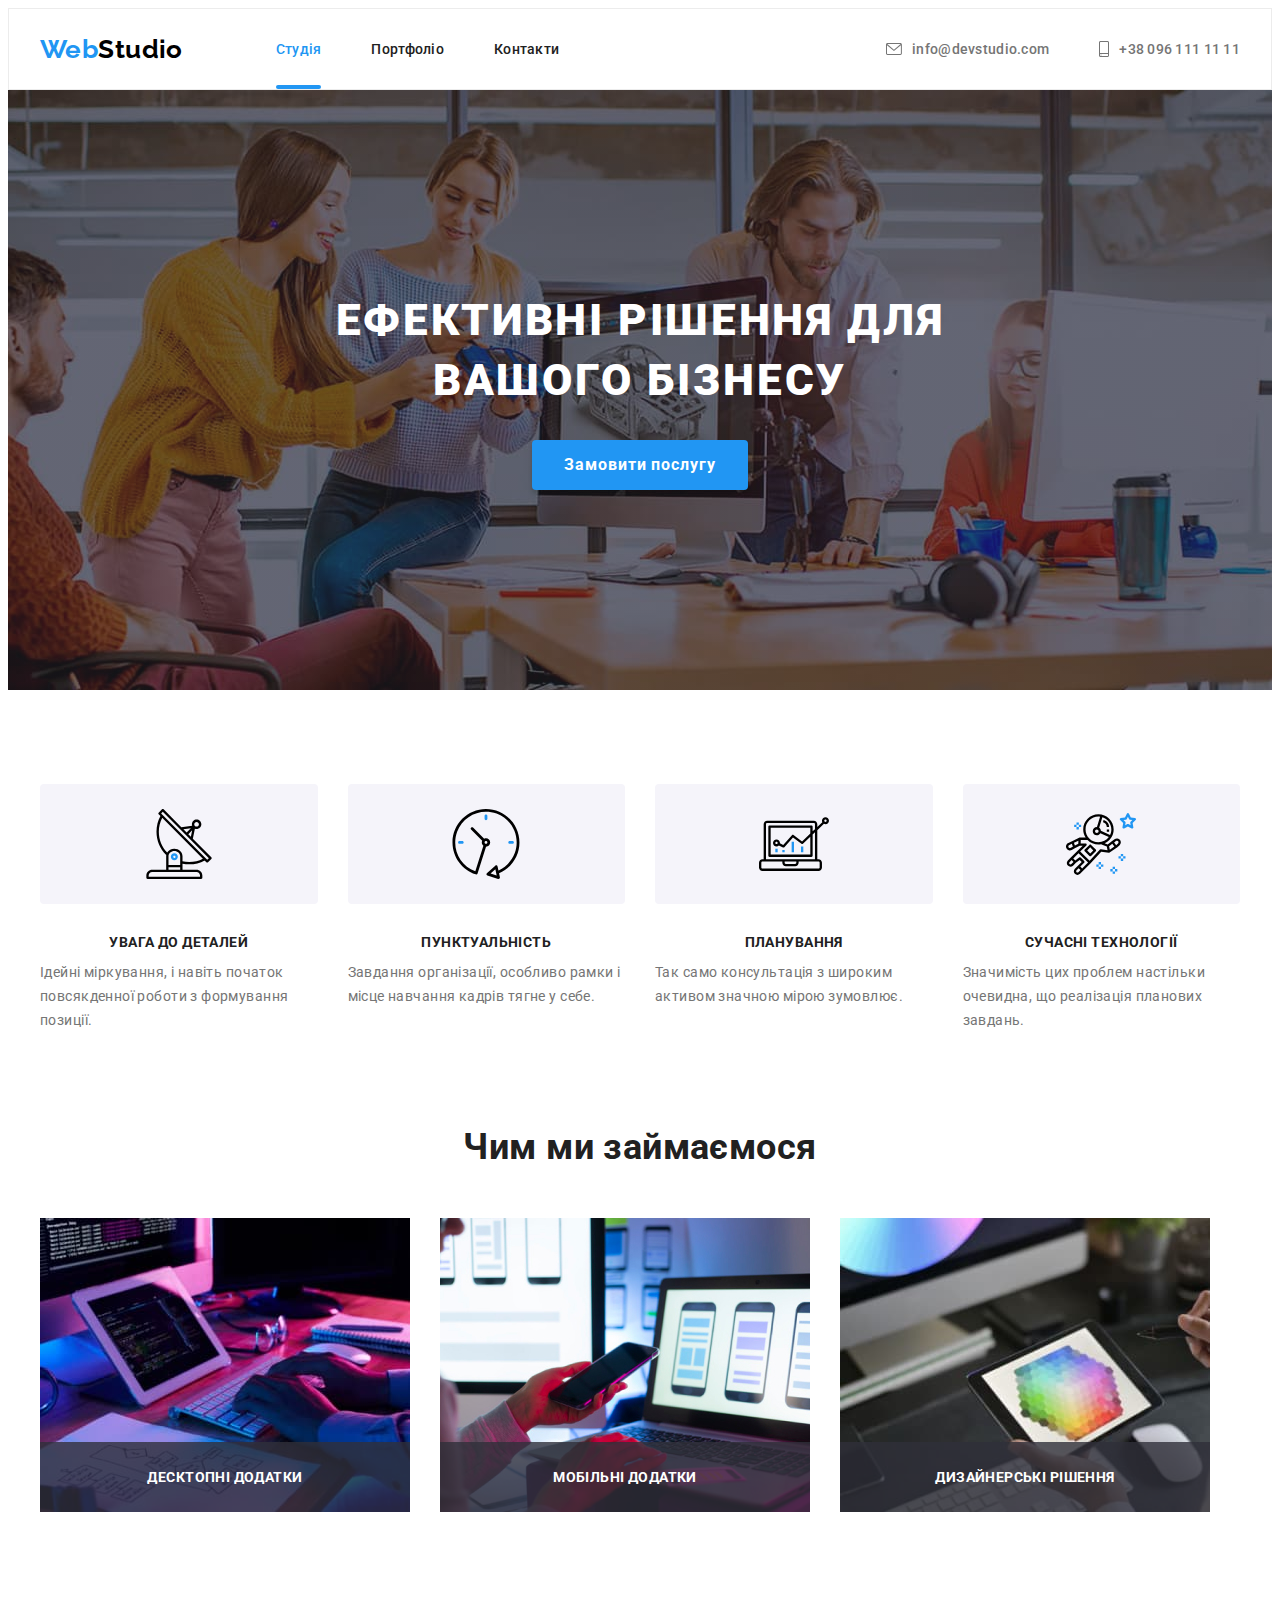
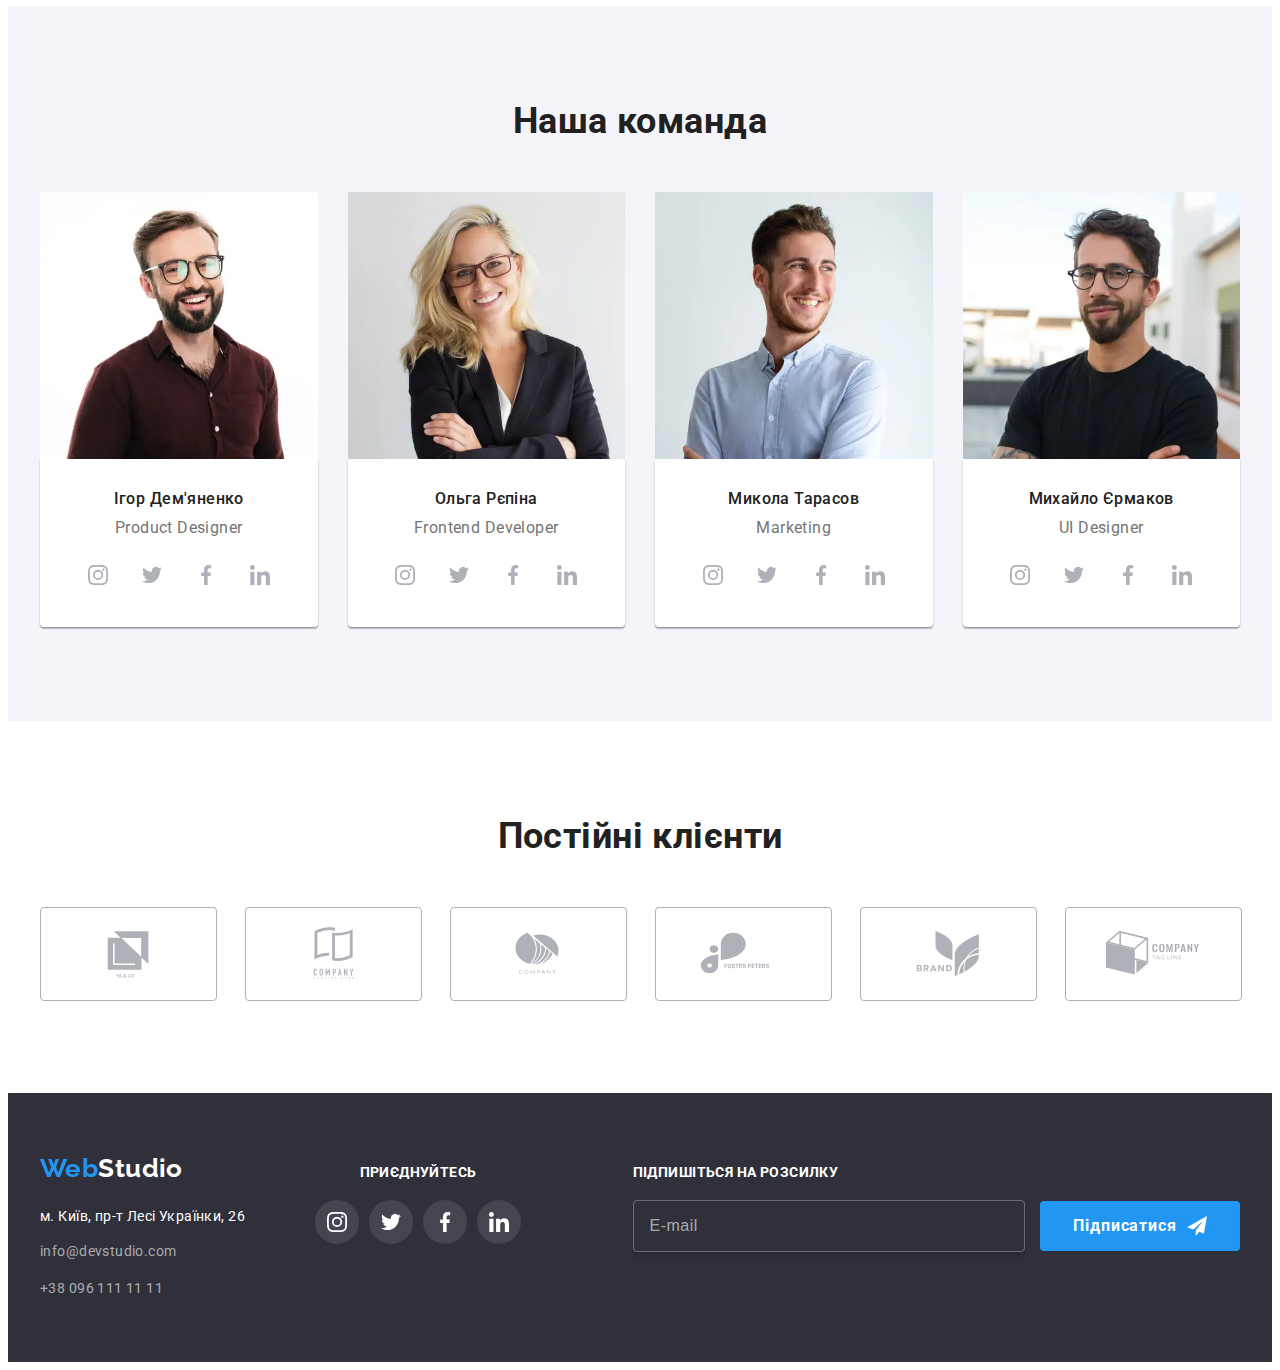
<file: index.html>
<!DOCTYPE html>
<html lang="uk">
  <head>
    <meta charset="UTF-8" />
    <meta http-equiv="X-UA-Compatible" content="IE=edge" />
    <meta name="viewport" content="width=device-width, initial-scale=1.0" />
    <title>Студія</title>
    <link rel="preconnect" href="https://fonts.googleapis.com" />
    <link rel="preconnect" href="https://fonts.gstatic.com" crossorigin />
    <link
      href="https://fonts.googleapis.com/css2?family=Raleway:wght@700&family=Roboto:wght@400;500;700;900&display=swap"
      rel="stylesheet"
    />
    <!-- normalize -->

    <link
      rel="stylesheet"
      href="https://cdnjs.cloudflare.com/ajax/libs/modern-normalize/1.1.0/modern-normalize.min.css"
      integrity="sha512-wpPYUAdjBVSE4KJnH1VR1HeZfpl1ub8YT/NKx4PuQ5NmX2tKuGu6U/JRp5y+Y8XG2tV+wKQpNHVUX03MfMFn9Q=="
      crossorigin="anonymous"
      referrerpolicy="no-referrer"
    />

    <link rel="stylesheet" href="./css/main.min.css" />
  </head>
  <body>
    <!--    header -->
    <header class="header border">
      <div class="container header__container">
        <a
          class="logo header__logo logo--dark link"
          href="./index.html"
          lang="en"
          ><span class="logo__accent">Web</span>Studio</a
        >
        <button type="button" class="header__mob-menu-open" data-menu-open>
          <svg class="header__btn-icon" width="40" height="40">
            <use href="./images/symbol-defs.svg#open-menu"></use>
          </svg>
        </button>

        <nav class="navigation">
          <ul class="menu list">
            <li class="menu__item">
              <a class="menu__link link current" href="./index.html">Студія</a>
            </li>
            <li class="menu__item">
              <a class="menu__link link" href="./portfolio.html">Портфоліо</a>
            </li>
            <li class="menu__item">
              <a class="menu__link link" href="">Контакти</a>
            </li>
          </ul>
        </nav>
        <ul class="contact list">
          <li class="contact__item">
            <a class="contact__link link" href="mailto:info@devstudio.com">
              <svg class="contact__icon" width="16" height="12">
                <use href="./images/symbol-defs.svg#icon-envelope"></use>
              </svg>
              info@devstudio.com</a
            >
          </li>
          <li class="contact__item">
            <a class="contact__link link" href="tel:+380961111111">
              <svg class="contact__icon" width="10" height="16">
                <use href="./images/symbol-defs.svg#icon-smartphone"></use>
              </svg>
              +38 096 111 11 11</a
            >
          </li>
        </ul>
      </div>
    </header>
    <!--      main -->
    <main>
      <!--  hero section -->
      <section class="hero section">
        <div class="container">
          <h1 class="hero__title">Ефективні рішення для вашого бізнесу</h1>
          <button class="hero__button" data-modal-open type="button">
            Замовити послугу
          </button>
        </div>
      </section>
      <!-- personality section -->
      <section class="personality section">
        <div class="container">
          <h2 class="personality__title visually-hidden">Особистості</h2>
          <ul class="personality__list list">
            <li class="personality__item">
              <div class="personality__icon pre-icon--resizing">
                <svg class="" width="70" height="70">
                  <use href="./images/symbol-defs.svg#icon-antenna"></use>
                </svg>
              </div>
              <h3 class="personality__title per-title--resizing">
                УВАГА ДО ДЕТАЛЕЙ
              </h3>
              <p class="personality__text">
                Ідейні міркування, і навіть початок повсякденної роботи з
                формування позиції.
              </p>
            </li>
            <li class="personality__item">
              <div class="personality__icon pre-icon--resizing">
                <svg class="" width="70" height="70">
                  <use href="./images/symbol-defs.svg#icon-clock"></use>
                </svg>
              </div>
              <h3 class="personality__title per-title--resizing">
                ПУНКТУАЛЬНІСТЬ
              </h3>
              <p class="personality__text">
                Завдання організації, особливо рамки і місце навчання кадрів
                тягне у себе.
              </p>
            </li>
            <li class="personality__item">
              <div class="personality__icon pre-icon--resizing">
                <svg class="" width="70" height="70">
                  <use href="./images/symbol-defs.svg#icon-diagram"></use>
                </svg>
              </div>
              <h3 class="personality__title per-title--resizing">ПЛАНУВАННЯ</h3>
              <p class="personality__text">
                Так само консультація з широким активом значною мірою зумовлює.
              </p>
            </li>
            <li class="personality__item">
              <div class="personality__icon pre-icon--resizing">
                <svg class="" width="70" height="70">
                  <use href="./images/symbol-defs.svg#icon-astronaut"></use>
                </svg>
              </div>
              <h3 class="personality__title per-title--resizing">
                СУЧАСНІ ТЕХНОЛОГІЇ
              </h3>
              <p class="personality__text">
                Значимість цих проблем настільки очевидна, що реалізація
                планових завдань.
              </p>
            </li>
          </ul>
        </div>
      </section>
      <!--  product section -->
      <section class="product section">
        <div class="container">
          <h2 class="product__title pro-title--resizing">Чим ми займаємося</h2>
          <ul class="product__list list">
            <li class="product__item">
              <div class="product__wrap">
                <picture>
                  <source
                    srcset="./images/product/product-1/product 1-370.webp 370w,
                ./images/product/product-1/product 1-740.webp 740w"
                    type="image/webp"
                  />
                  <img
                    class="product__img"
                    srcset="./images/product/product-1/product 1-370.jpg 370w,
                ./images/product/product-1/product 1-740.jpg 740w
                "
                    src="./images/product/product-1/product 1-370.jpg"
                    alt="Декстопні додатки"
                    sizes="33vw"
                  />
                </picture>
                <p class="product__text">Десктопні додатки</p>
              </div>
            </li>
            <li class="product__item">
              <div class="product__wrap">
                <picture>
                  <source
                    srcset="./images/product/product-2/product 2-370.webp 370w,
                ./images/product/product-2/product 2-740.webp 740w"
                    type="image/webp"
                  />
                  <img
                    class="product__img"
                    srcset="./images/product/product-2/product 2-370.jpg 370w,
                ./images/product/product-2/product 2-740.jpg 740w
                "
                    src="./images/product/product-2/product 2-370.jpg"
                    alt="Мобільні додатки"
                    sizes="33vw"
                  />
                </picture>
                <p class="product__text">Мобільні додатки</p>
              </div>
            </li>
            <li class="product__item">
              <div class="product__wrap">
                <picture>
                  <source
                    srcset="./images/product/product-3/product 3-370.webp 370w,
                ./images/product/product-3/product 3-740.webp 740w"
                    type="image/webp"
                  />
                  <img
                    class="product__img"
                    srcset="./images/product/product-3/product 3-370.jpg 370w,
                ./images/product/product-3/product 3-740.jpg 740w
                "
                    src="./images/product/product-3/product 3-370.jpg"
                    alt="Дизайнерські рішення"
                    sizes="33vw"
                  />
                </picture>
                <p class="product__text">Дизайнерські рішення</p>
              </div>
            </li>
          </ul>
        </div>
      </section>
      <!--  team section -->
      <section class="team section">
        <div class="container">
          <h2 class="team__title team-title--resizing">Наша команда</h2>
          <ul class="cards list">
            <li class="cards__item">
              <picture>
                <source
                  srcset="
                    ./images/team/first-person/desktop/igor-desk-270.webp 270w,
                    ./images/team/first-person/desktop/igor-desk-540.webp 540w
                  "
                  media="(min-width: 1200px)"
                  type="image/webp"
                />
                <source
                  srcset="
                    ./images/team/first-person/desktop/igor-desk-270.jpg 270w,
                    ./images/team/first-person/desktop/igor-desk-540.jpg 540w
                  "
                  media="(min-width: 1200px)"
                  type="image/jpg"
                />
                <source
                  srcset="
                    ./images/team/first-person/tablet/igor-tab-354.webp 354w,
                    ./images/team/first-person/tablet/igor-tab-708.webp 708w
                  "
                  media="(min-width: 768px)"
                  type="image/webp"
                />
                <source
                  srcset="
                    ./images/team/first-person/tablet/igor-tab-354.jpg 354w,
                    ./images/team/first-person/tablet/igor-tab-708.jpg 708w
                  "
                  media="(min-width: 768px)"
                  type="image/jpg"
                />
                <source
                  srcset="
                    ./images/team/first-person/mobile/igor-mob-450.webp 450w,
                    ./images/team/first-person/mobile/igor-mob-900.webp 900w
                  "
                  type="image/webp"
                />
                <source
                  srcset="
                    ./images/team/first-person/mobile/igor-mob-450.jpg 450w,
                    ./images/team/first-person/mobile/igor-mob-900.jpg 900w
                  "
                  type="image/jpg"
                />

                <img
                  class="cards__img"
                  src="./images/team/first-person/mobile/igor-mob-450.jpg"
                  alt="Дизайнер проектів"
                  sizes="(min-width: 1200px) 25vw, (min-width: 768px) 50vw, 100vw"
                />
              </picture>
              <div class="cards__description">
                <h3 class="cards__name cards-name--resizing">
                  Ігор Дем'яненко
                </h3>
                <p class="cards__text cards-text--resizing" lang="en">
                  Product Designer
                </p>
                <ul class="social list">
                  <li class="social__item">
                    <a class="social__link" href="">
                      <svg class="social__icon" width="20" height="20">
                        <use
                          href="./images/symbol-defs.svg#icon-instagram"
                        ></use>
                      </svg>
                    </a>
                  </li>
                  <li class="social__item">
                    <a class="social__link" href="">
                      <svg class="social__icon" width="20" height="20">
                        <use href="./images/symbol-defs.svg#icon-twitter"></use>
                      </svg>
                    </a>
                  </li>
                  <li class="social__item">
                    <a class="social__link" href="">
                      <svg class="social__icon" width="20" height="20">
                        <use
                          href="./images/symbol-defs.svg#icon-facebook"
                        ></use>
                      </svg>
                    </a>
                  </li>
                  <li class="social__item">
                    <a class="social__link" href="">
                      <svg class="social__icon" width="20" height="20">
                        <use
                          href="./images/symbol-defs.svg#icon-linkedin"
                        ></use>
                      </svg>
                    </a>
                  </li>
                </ul>
              </div>
            </li>
            <li class="cards__item">
              <picture>
                <source
                  srcset="
                    ./images/team/second-person/desktop/olga-desk-270.webp 270w,
                    ./images/team/second-person/desktop/olga-desk-540.webp 540w
                  "
                  media="(min-width: 1200px)"
                  type="image/webp"
                />
                <source
                  srcset="
                    ./images/team/second-person/desktop/olga-desk-270.jpg 270w,
                    ./images/team/second-person/desktop/olga-desk-540.jpg 540w
                  "
                  media="(min-width: 1200px)"
                  type="image/jpg"
                />
                <source
                  srcset="
                    ./images/team/second-person/tablet/olga-tab-354.webp 354w,
                    ./images/team/second-person/tablet/olga-tab-708.webp 708w
                  "
                  media="(min-width: 768px)"
                  type="image/webp"
                />
                <source
                  srcset="
                    ./images/team/second-person/tablet/olga-tab-354.jpg 354w,
                    ./images/team/second-person/tablet/olga-tab-708.jpg 708w
                  "
                  media="(min-width: 768px)"
                  type="image/jpg"
                />
                <source
                  srcset="
                    ./images/team/second-person/mobile/olga-mob-450.webp 450w,
                    ./images/team/second-person/mobile/olga-mob-900.webp 900w
                  "
                  type="image/webp"
                />
                <source
                  srcset="
                    ./images/team/second-person/mobile/olga-mob-450.jpg 450w,
                    ./images/team/second-person/mobile/olga-mob-900.jpg 900w
                  "
                  type="image/jpg"
                />

                <img
                  class="cards__img"
                  src="./images/team/second-person/mobile/olga-mob-450.jpg"
                  alt="Фронтенд розробник"
                  sizes="(min-width: 1200px) 25vw, (min-width: 768px) 50vw, 100vw"
                />
              </picture>
              <div class="cards__description">
                <h3 class="cards__name cards-name--resizing">Ольга Рєпіна</h3>
                <p class="cards__text cards-text--resizing" lang="en">
                  Frontend Developer
                </p>
                <ul class="social list">
                  <li class="social__item">
                    <a class="social__link" href="">
                      <svg class="social__icon" width="20" height="20">
                        <use
                          href="./images/symbol-defs.svg#icon-instagram"
                        ></use>
                      </svg>
                    </a>
                  </li>
                  <li class="social__item">
                    <a class="social__link" href="">
                      <svg class="social__icon" width="20" height="20">
                        <use href="./images/symbol-defs.svg#icon-twitter"></use>
                      </svg>
                    </a>
                  </li>
                  <li class="social__item">
                    <a class="social__link" href="">
                      <svg class="social__icon" width="20" height="20">
                        <use
                          href="./images/symbol-defs.svg#icon-facebook"
                        ></use>
                      </svg>
                    </a>
                  </li>
                  <li class="social__item">
                    <a class="social__link" href="">
                      <svg class="social__icon" width="20" height="20">
                        <use
                          href="./images/symbol-defs.svg#icon-linkedin"
                        ></use>
                      </svg>
                    </a>
                  </li>
                </ul>
              </div>
            </li>
            <li class="cards__item">
              <picture>
                <source
                  srcset="
                    ./images/team/third-person/desktop/mykola-desk-270.webp 270w,
                    ./images/team/third-person/desktop/mykola-desk-540.webp 540w
                  "
                  media="(min-width: 1200px)"
                  type="image/webp"
                />
                <source
                  srcset="
                    ./images/team/third-person/desktop/mykola-desk-270.jpg 270w,
                    ./images/team/third-person/desktop/mykola-desk-540.jpg 540w
                  "
                  media="(min-width: 1200px)"
                  type="image/jpg"
                />
                <source
                  srcset="
                    ./images/team/third-person/tablet/mykola-tab-354.webp 354w,
                    ./images/team/third-person/tablet/mykola-tab-708.webp 708w
                  "
                  media="(min-width: 768px)"
                  type="image/webp"
                />
                <source
                  srcset="
                    ./images/team/third-person/tablet/mykola-tab-354.jpg 354w,
                    ./images/team/third-person/tablet/mykola-tab-708.jpg 708w
                  "
                  media="(min-width: 768px)"
                  type="image/jpg"
                />
                <source
                  srcset="
                    ./images/team/third-person/mobile/mykola-mob-450.webp 450w,
                    ./images/team/third-person/mobile/mykola-mob-900.webp 900w
                  "
                  type="image/webp"
                />
                <source
                  srcset="
                    ./images/team/third-person/mobile/mykola-mob-450.jpg 450w,
                    ./images/team/third-person/mobile/mykola-mob-900.jpg 900w
                  "
                  type="image/jpg"
                />

                <img
                  class="cards__img"
                  src="./images/team/third-person/mobile/mykola-mob-450.jpg"
                  alt="Маркетолог"
                  sizes="(min-width: 1200px) 25vw, (min-width: 768px) 50vw, 100vw"
                />
              </picture>
              <div class="cards__description">
                <h3 class="cards__name cards-name--resizing">Микола Тарасов</h3>
                <p class="cards__text cards-text--resizing" lang="en">
                  Marketing
                </p>
                <ul class="social list">
                  <li class="social__item">
                    <a class="social__link" href="">
                      <svg class="social__icon" width="20" height="20">
                        <use
                          href="./images/symbol-defs.svg#icon-instagram"
                        ></use>
                      </svg>
                    </a>
                  </li>
                  <li class="social__item">
                    <a class="social__link" href="">
                      <svg class="social__icon" width="20" height="20">
                        <use href="./images/symbol-defs.svg#icon-twitter"></use>
                      </svg>
                    </a>
                  </li>
                  <li class="social__item">
                    <a class="social__link" href="">
                      <svg class="social__icon" width="20" height="20">
                        <use
                          href="./images/symbol-defs.svg#icon-facebook"
                        ></use>
                      </svg>
                    </a>
                  </li>
                  <li class="social__item">
                    <a class="social__link" href="">
                      <svg class="social__icon" width="20" height="20">
                        <use
                          href="./images/symbol-defs.svg#icon-linkedin"
                        ></use>
                      </svg>
                    </a>
                  </li>
                </ul>
              </div>
            </li>
            <li class="cards__item">
              <picture>
                <source
                  srcset="
                    ./images/team/fourth-person/desktop/mykhailo-desk-270.webp 270w,
                    ./images/team/fourth-person/desktop/mykhailo-desk-540.webp 540w
                  "
                  media="(min-width: 1200px)"
                  type="image/webp"
                />
                <source
                  srcset="
                    ./images/team/fourth-person/desktop/mykhailo-desk-270.jpg 270w,
                    ./images/team/fourth-person/desktop/mykhailo-desk-540.jpg 540w
                  "
                  media="(min-width: 1200px)"
                  type="image/jpg"
                />
                <source
                  srcset="
                    ./images/team/fourth-person/tablet/mykhailo-tab-354.webp 354w,
                    ./images/team/fourth-person/tablet/mykhailo-tab-708.webp 708w
                  "
                  media="(min-width: 768px)"
                  type="image/webp"
                />
                <source
                  srcset="
                    ./images/team/fourth-person/tablet/mykhailo-tab-354.jpg 354w,
                    ./images/team/fourth-person/tablet/mykhailo-tab-708.jpg 708w
                  "
                  media="(min-width: 768px)"
                  type="image/jpg"
                />
                <source
                  srcset="
                    ./images/team/fourth-person/mobile/mykhailo-mob-450.webp 450w,
                    ./images/team/fourth-person/mobile/mykhailo-mob-900.webp 900w
                  "
                  type="image/webp"
                />
                <source
                  srcset="
                    ./images/team/fourth-person/mobile/mykhailo-mob-450.jpg 450w,
                    ./images/team/fourth-person/mobile/mykhailo-mob-900.jpg 900w
                  "
                  type="image/jpg"
                />

                <img
                  class="cards__img"
                  src="./images/team/fourth-person/mobile/mykhailo-mob-450.jpg"
                  alt="Дизайнер UI"
                  sizes="(min-width: 1200px) 25vw, (min-width: 768px) 50vw, 100vw"
                />
              </picture>
              <div class="cards__description">
                <h3 class="cards__name cards-name--resizing">
                  Михайло Єрмаков
                </h3>
                <p class="cards__text cards-text--resizing" lang="en">
                  UI Designer
                </p>
                <ul class="social list">
                  <li class="social__item">
                    <a class="social__link" href="">
                      <svg class="social__icon" width="20" height="20">
                        <use
                          href="./images/symbol-defs.svg#icon-instagram"
                        ></use>
                      </svg>
                    </a>
                  </li>
                  <li class="social__item">
                    <a class="social__link" href="">
                      <svg class="social__icon" width="20" height="20">
                        <use href="./images/symbol-defs.svg#icon-twitter"></use>
                      </svg>
                    </a>
                  </li>
                  <li class="social__item">
                    <a class="social__link" href="">
                      <svg class="social__icon" width="20" height="20">
                        <use
                          href="./images/symbol-defs.svg#icon-facebook"
                        ></use>
                      </svg>
                    </a>
                  </li>
                  <li class="social__item">
                    <a class="social__link" href="">
                      <svg class="social__icon" width="20" height="20">
                        <use
                          href="./images/symbol-defs.svg#icon-linkedin"
                        ></use>
                      </svg>
                    </a>
                  </li>
                </ul>
              </div>
            </li>
          </ul>
        </div>
      </section>
      <!-- customers section -->
      <section class="customers section">
        <div class="container">
          <h2 class="customers__title customers-title--resizing">
            Постійні клієнти
          </h2>
          <ul class="customers__list list">
            <li class="customers__item">
              <a class="customers__link" href="">
                <svg class="customers-soc__icon" width="106" height="60">
                  <use href="./images/symbol-defs.svg#icon-firstcompany"></use>
                </svg>
              </a>
            </li>
            <li class="customers__item">
              <a class="customers__link" href="">
                <svg class="customers-soc__icon" width="106" height="60">
                  <use href="./images/symbol-defs.svg#icon-secondcompany"></use>
                </svg>
              </a>
            </li>
            <li class="customers__item">
              <a class="customers__link" href="">
                <svg class="customers-soc__icon" width="106" height="60">
                  <use href="./images/symbol-defs.svg#icon-thirdcompany"></use>
                </svg>
              </a>
            </li>
            <li class="customers__item">
              <a class="customers__link" href="">
                <svg class="customers-soc__icon" width="106" height="60">
                  <use href="./images/symbol-defs.svg#icon-fourthcompany"></use>
                </svg>
              </a>
            </li>
            <li class="customers__item">
              <a class="customers__link" href="">
                <svg class="customers-soc__icon" width="106" height="60">
                  <use href="./images/symbol-defs.svg#icon-fifthcompany"></use>
                </svg>
              </a>
            </li>
            <li class="customers__item">
              <a class="customers__link" href="">
                <svg class="customers-soc__icon" width="106" height="60">
                  <use href="./images/symbol-defs.svg#icon-sixthcompany"></use>
                </svg>
              </a>
            </li>
          </ul>
        </div>
      </section>
    </main>
    <!--  footer -->
    <footer class="footer">
      <div class="container">
        <div class="footer__info">
          <div class="footer__contact-wrap">
            <div class="footer__contacts">
              <a
                class="logo logo--light footer-logo--resizing link"
                href="./index.html"
                lang="en"
                ><span class="logo__accent">Web</span>Studio</a
              >
              <address class="adress">
                <ul class="adress__list list">
                  <li class="adress__item">
                    <a
                      class="adress__location link"
                      href="https://goo.gl/maps/TeZ3aebKZKyq2pPy8"
                      target="_blank"
                      rel="noopener noreferrer"
                      >м. Київ, пр-т Лесі Українки, 26</a
                    >
                  </li>
                  <li class="adress__item mail">
                    <a
                      class="adress__contact link"
                      href="mailto:info@devstudio.com"
                      >info@devstudio.com</a
                    >
                  </li>
                  <li class="adress__item">
                    <a class="adress__contact link" href="tel:+380961111111"
                      >+38 096 111 11 11</a
                    >
                  </li>
                </ul>
              </address>
            </div>
            <div class="social-company">
              <h2 class="social-company__title company-title--resizing">
                приєднуйтесь
              </h2>
              <ul class="social-networks list">
                <li class="social-networks__item">
                  <a class="social-networks__link" href="">
                    <svg class="social-networks__icon" width="20" height="20">
                      <use href="./images/symbol-defs.svg#icon-instagram"></use>
                    </svg>
                  </a>
                </li>
                <li class="social-networks__item">
                  <a class="social-networks__link" href="">
                    <svg class="social-networks__icon" width="20" height="20">
                      <use href="./images/symbol-defs.svg#icon-twitter"></use>
                    </svg>
                  </a>
                </li>
                <li class="social-networks__item">
                  <a class="social-networks__link" href="">
                    <svg class="social-networks__icon" width="20" height="20">
                      <use href="./images/symbol-defs.svg#icon-facebook"></use>
                    </svg>
                  </a>
                </li>
                <li class="social-networks__item">
                  <a class="social-networks__link" href="">
                    <svg class="social-networks__icon" width="20" height="20">
                      <use href="./images/symbol-defs.svg#icon-linkedin"></use>
                    </svg>
                  </a>
                </li>
              </ul>
            </div>
          </div>
          <div class="fotter-input-wrap">
            <form class="online__form">
              <p class="online__title online-title--resizing">
                Підпишіться на розсилку
              </p>
              <input
                type="email"
                class="online__input online-input--resizing"
                placeholder="E-mail"
                name="user-email"
              />
              <button type="submit" class="online__btn">
                Підписатися
                <svg class="online__icon" width="20" height="20">
                  <use href="./images/symbol-defs.svg#icon-send"></use>
                </svg>
              </button>
            </form>
          </div>
        </div>
      </div>
    </footer>
    <!--  modal window -->
    <div class="backdrop is-hidden" data-modal>
      <div class="modal">
        <button class="modal-button" data-modal-close>
          <svg class="modal-close-icon" width="18" height="18">
            <use href="./images/symbol-defs.svg#icon-close-black"></use>
          </svg>
        </button>

        <p class="modal-title">Залиште свої дані, ми вам передзвонимо</p>
        <form>
          <label for="user-name" class="modal-lable">Ім'я</label>
          <div class="modal-input-wrap">
            <input
              type="text"
              class="modal-input"
              name="user-name"
              id="user-name"
            />
            <svg class="modal-input-icon" width="18" height="18">
              <use href="./images/symbol-defs.svg#icon-person"></use>
            </svg>
          </div>

          <label for="user-tel" class="modal-lable">Телефон</label>
          <div class="modal-input-wrap">
            <input
              type="tel"
              class="modal-input"
              name="user-tel"
              id="user-tel"
            />
            <svg class="modal-input-icon" width="18" height="18">
              <use href="./images/symbol-defs.svg#icon-phone"></use>
            </svg>
          </div>
          <label for="user-email" class="modal-lable">Пошта</label>
          <div class="modal-input-wrap">
            <input
              type="email"
              class="modal-input"
              name="user-tel"
              id="user-email"
            />
            <svg class="modal-input-icon" width="18" height="18">
              <use href="./images/symbol-defs.svg#icon-email"></use>
            </svg>
          </div>
          <label for="user-text" class="modal-lable">Коментар</label>
          <textarea
            name="user-text"
            class="modal-comment"
            id="user-text"
            placeholder="Введіть текст"
          ></textarea>
          <div class="modal-field">
            <input
              type="checkbox"
              id="privacy"
              name="privacy"
              value="true"
              class="input-check visually-hidden"
            />
            <label for="privacy" class="modal-input-text">
              <span>
                <svg class="check-icon" width="16" height="15">
                  <use href="./images/symbol-defs.svg#icon-vector"></use>
                </svg>
              </span>
              <p class="privacy-text">
                Погоджуюся з розсилкою та приймаю&nbsp;
                <a class="policy" href="#"> Умови договору</a>
              </p>
            </label>
          </div>
          <div class="button">
            <button type="submit" class="modal-btn">Відправити</button>
          </div>
        </form>
      </div>
    </div>
    <!-- mobile menu -->
    <div class="mobile-menu is is-hidden" data-menu>
      <div class="mobile-top">
        <button type="button" class="mobile-menu__close">
          <svg class="mobile-menu__icon" width="40" height="40" data-menu-close>
            <use href="./images/symbol-defs.svg#close-menu"></use>
          </svg>
        </button>
        <ul class="mobile-menu__list list">
          <li class="mobile-menu__item">
            <a class="mobile-menu__link accent link" href="./index.html"
              >Студія</a
            >
          </li>
          <li class="mobile-menu__item">
            <a class="mobile-menu__link link" href="./portfolio.html"
              >Портфоліо</a
            >
          </li>
          <li class="mobile-menu__item">
            <a class="mobile-menu__link link" href="">Контакти</a>
          </li>
        </ul>
      </div>
      <div class="mobile-bottom">
        <ul class="mobile-contact list">
          <li class="mobile-contact__item">
            <a
              class="mobile-contact__link link"
              href="mailto:info@devstudio.com"
              >info@devstudio.com</a
            >
          </li>
          <li class="mobile-contact__item">
            <a class="mobile-contact__link link" href="tel:+380961111111"
              >+38 096 111 11 11</a
            >
          </li>
        </ul>
        <ul class="mobile-social list">
          <li class="mobile-social__item">
            <a
              class="mobile-social__link link"
              href="https://www.instagram.com/"
              target="_blank"
              rel="noopener noreferrer nofollow"
              >Instagram</a
            >
          </li>
          <li class="mobile-social__item">
            <a
              class="mobile-social__link link"
              href="https://twitter.com/"
              target="_blank"
              rel="noopener noreferrer nofollow"
              >Twitter</a
            >
          </li>
          <li class="mobile-social__item">
            <a
              class="mobile-social__link link"
              href="https://www.facebook.com/"
              target="_blank"
              rel="noopener noreferrer nofollow"
              >Facebook</a
            >
          </li>
          <li class="mobile-social__item">
            <a
              class="mobile-social__link link"
              href="https://www.linkedin.com/"
              target="_blank"
              rel="noopener noreferrer nofollow"
              >LinkedIn</a
            >
          </li>
        </ul>
      </div>
    </div>

    <script src="./js/modal.js"></script>
    <script src="./js/menu.js"></script>
  </body>
</html>
</file>
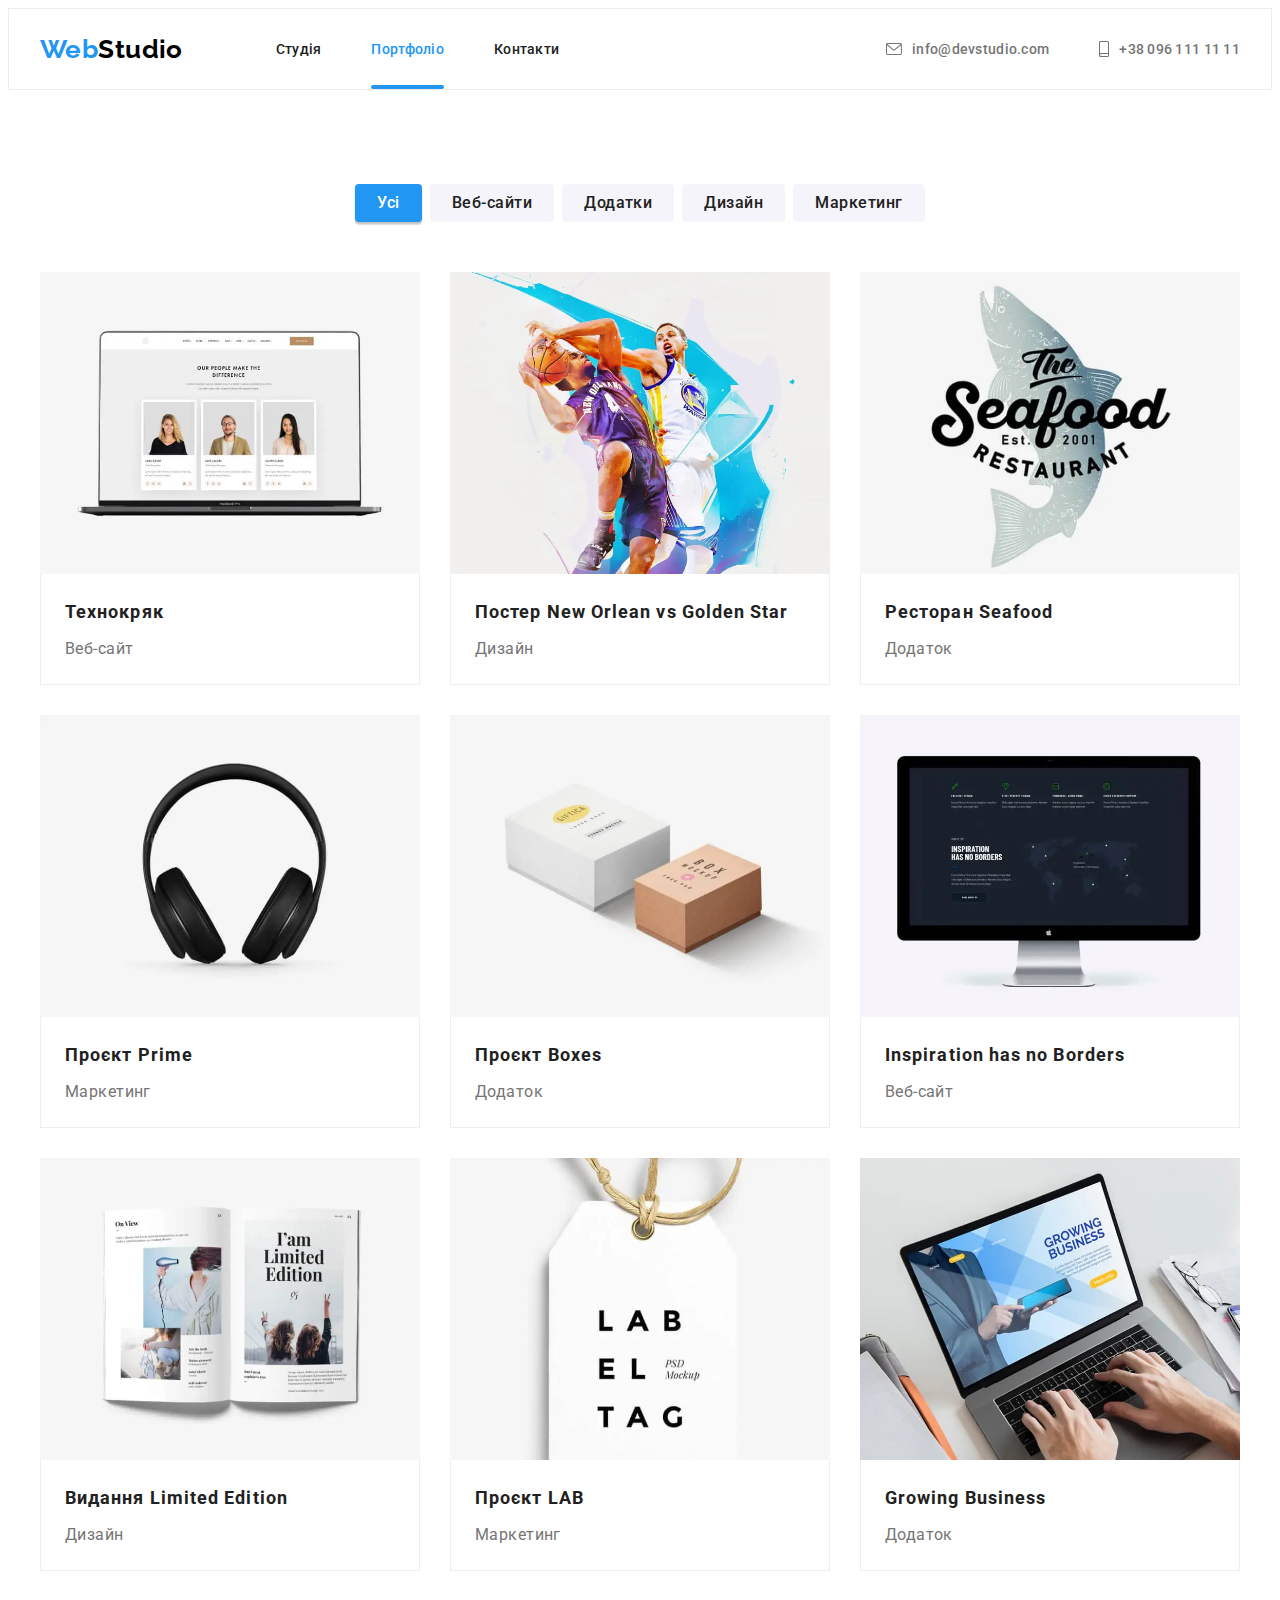
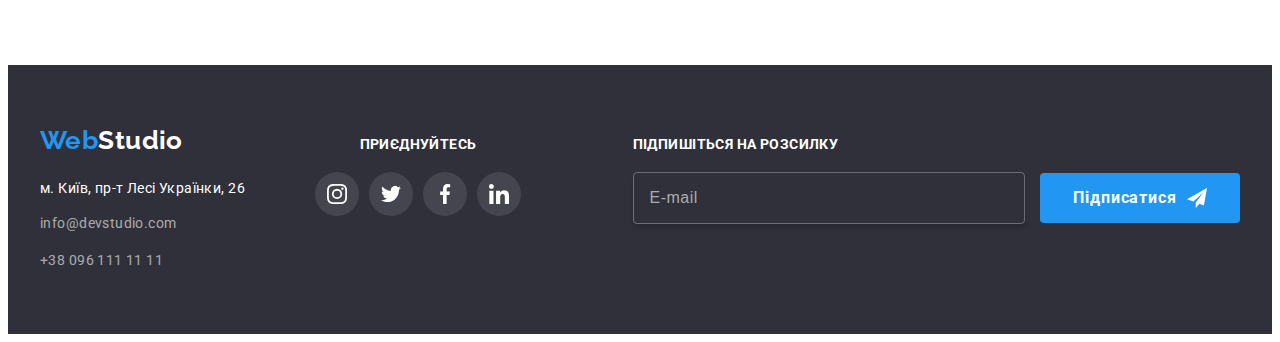
<file: portfolio.html>
<!DOCTYPE html>
<html lang="uk">
  <head>
    <meta charset="UTF-8" />
    <meta http-equiv="X-UA-Compatible" content="IE=edge" />
    <meta name="viewport" content="width=device-width, initial-scale=1.0" />
    <title>Портфоліо</title>
    <link rel="preconnect" href="https://fonts.googleapis.com" />
    <link rel="preconnect" href="https://fonts.gstatic.com" crossorigin />
    <link
      href="https://fonts.googleapis.com/css2?family=Raleway:wght@700&family=Roboto:wght@400;500;700;900&display=swap"
      rel="stylesheet"
    />

    <link
      rel="stylesheet"
      href="https://cdnjs.cloudflare.com/ajax/libs/modern-normalize/1.1.0/modern-normalize.min.css"
      integrity="sha512-wpPYUAdjBVSE4KJnH1VR1HeZfpl1ub8YT/NKx4PuQ5NmX2tKuGu6U/JRp5y+Y8XG2tV+wKQpNHVUX03MfMFn9Q=="
      crossorigin="anonymous"
      referrerpolicy="no-referrer"
    />

    <link rel="stylesheet" href="./css/main.min.css" />
  </head>
  <body>
    <header class="header border">
      <div class="container header__container">
        <a
          class="logo header__logo logo--dark link"
          href="./index.html"
          lang="en"
          ><span class="logo__accent">Web</span>Studio</a
        >
        <button type="button" class="header__mob-menu-open" data-menu-open>
          <svg class="header__btn-icon" width="40" height="40">
            <use href="./images/symbol-defs.svg#open-menu"></use>
          </svg>
        </button>

        <nav class="navigation">
          <ul class="menu list">
            <li class="menu__item">
              <a class="menu__link link" href="./index.html">Студія</a>
            </li>
            <li class="menu__item">
              <a class="menu__link link current" href="./portfolio.html"
                >Портфоліо</a
              >
            </li>
            <li class="menu__item">
              <a class="menu__link link" href="">Контакти</a>
            </li>
          </ul>
        </nav>
        <ul class="contact list">
          <li class="contact__item">
            <a class="contact__link link" href="mailto:info@devstudio.com">
              <svg class="contact__icon" width="16" height="12">
                <use href="./images/symbol-defs.svg#icon-envelope"></use>
              </svg>
              info@devstudio.com</a
            >
          </li>
          <li class="contact__item">
            <a class="contact__link link" href="tel:+380961111111">
              <svg class="contact__icon" width="10" height="16">
                <use href="./images/symbol-defs.svg#icon-smartphone"></use>
              </svg>
              +38 096 111 11 11</a
            >
          </li>
        </ul>
      </div>
    </header>
    <main>
      <section class="project section">
        <div class="container">
          <h1 class="project__title visually-hidden">Наші проекти</h1>
          <ul class="project__list list">
            <li class="project__item">
              <button class="project__button current--button" type="button">
                Усі
              </button>
            </li>
            <li class="project__item">
              <button class="project__button" type="button">Веб-сайти</button>
            </li>
            <li class="project__item">
              <button class="project__button" type="button">Додатки</button>
            </li>
            <li class="project__item">
              <button class="project__button" type="button">Дизайн</button>
            </li>
            <li class="project__item">
              <button class="project__button" type="button">Маркетинг</button>
            </li>
          </ul>
          <ul class="work-list list">
            <li class="work-list__item">
              <a class="work-list__link link" href="">
                <div class="work-list__wrap">
                  <picture>
                    <source
                      srcset="
                        ./images/portfolio/work-1/desktop/work-1-370.webp 370w,
                        ./images/portfolio/work-1/desktop/work-1-740.webp 740w
                      "
                      media="(min-width: 1200px)"
                      type="image/webp"
                    />
                    <source
                      srcset="
                        ./images/portfolio/work-1/desktop/work-1-370.jpg 370w,
                        ./images/portfolio/work-1/desktop/work-1-740.jpg 740w
                      "
                      media="(min-width: 1200px)"
                      type="image/jpg"
                    />
                    <source
                      srcset="
                        ./images/portfolio/work-1/tablet/work-1-354.webp 354w,
                        ./images/portfolio/work-1/tablet/work-1-708.webp 708w
                      "
                      media="(min-width: 768px)"
                      type="image/webp"
                    />
                    <source
                      srcset="
                        ./images/portfolio/work-1/tablet/work-1-354.jpg 354w,
                        ./images/portfolio/work-1/tablet/work-1-708.jpg 708w
                      "
                      media="(min-width: 768px)"
                      type="image/jpg"
                    />
                    <source
                      srcset="
                        ./images/portfolio/work-1/mobile/work-1-450.webp 450w,
                        ./images/portfolio/work-1/mobile/work-1-900.webp 900w
                      "
                      type="image/webp"
                    />
                    <source
                      srcset="
                        ./images/portfolio/work-1/mobile/work-1-450.jpg 450w,
                        ./images/portfolio/work-1/mobile/work-1-900.jpg 900w
                      "
                      type="image/jpg"
                    />
                    <img
                      class="work-list__img"
                      src="./images/portfolio/work-1/mobile/work-1-450.jpg 450w"
                      alt="Дизайнер UI"
                      sizes="(min-width: 1200px) 25vw, (min-width: 768px) 50vw, 100vw"
                    />
                  </picture>
                  <p class="work-list__wrap-text">
                    Ресурс пропонує комплексні пропозиції з різним рівнем
                    функціоналу та сервісів. Все це дозволить відвідувачу
                    отримати вичерпні відомості про компанію чи приватну особу.
                  </p>
                </div>

                <div class="work-list__description">
                  <h2 class="work-list__title">Технокряк</h2>
                  <p class="work-list__text">Веб-сайт</p>
                </div>
              </a>
            </li>
            <li class="work-list__item">
              <a class="work-list__link link" href="">
                <div class="work-list__wrap">
                  <picture>
                    <source
                      srcset="
                        ./images/portfolio/work-2/desktop/work-2-370.webp 370w,
                        ./images/portfolio/work-2/desktop/work-2-740.webp 740w
                      "
                      media="(min-width: 1200px)"
                      type="image/webp"
                    />
                    <source
                      srcset="
                        ./images/portfolio/work-2/desktop/work-2-370.jpg 370w,
                        ./images/portfolio/work-2/desktop/work-2-740.jpg 740w
                      "
                      media="(min-width: 1200px)"
                      type="image/jpg"
                    />
                    <source
                      srcset="
                        ./images/portfolio/work-2/tablet/work-2-354.webp 354w,
                        ./images/portfolio/work-2/tablet/work-2-708.webp 708w
                      "
                      media="(min-width: 768px)"
                      type="image/webp"
                    />
                    <source
                      srcset="
                        ./images/portfolio/work-2/tablet/work-2-354.jpg 354w,
                        ./images/portfolio/work-2/tablet/work-2-708.jpg 708w
                      "
                      media="(min-width: 768px)"
                      type="image/jpg"
                    />
                    <source
                      srcset="
                        ./images/portfolio/work-2/mobile/work-2-450.webp 450w,
                        ./images/portfolio/work-2/mobile/work-2-900.webp 900w
                      "
                      type="image/webp"
                    />
                    <source
                      srcset="
                        ./images/portfolio/work-2/mobile/work-2-450.jpg 450w,
                        ./images/portfolio/work-2/mobile/work-2-900.jpg 900w
                      "
                      type="image/jpg"
                    />
                    <img
                      class="work-list__img"
                      src="./images/portfolio/work-2/mobile/work-2-450.jpg 450w"
                      alt="Дизайнер UI"
                      sizes="(min-width: 1200px) 25vw, (min-width: 768px) 50vw, 100vw"
                    />
                  </picture>
                  <p class="work-list__wrap-text">
                    Ресурс пропонує комплексні пропозиції з різним рівнем
                    функціоналу та сервісів. Все це дозволить відвідувачу
                    отримати вичерпні відомості про компанію чи приватну особу.
                  </p>
                </div>
                <div class="work-list__description">
                  <h2 class="work-list__title">
                    Постер<span lang="en"> New Orlean vs Golden Star</span>
                  </h2>
                  <p class="work-list__text">Дизайн</p>
                </div>
              </a>
            </li>
            <li class="work-list__item">
              <a class="work-list__link link" href="">
                <div class="work-list__wrap">
                  <picture>
                    <source
                      srcset="
                        ./images/portfolio/work-3/desktop/work-3-370.webp 370w,
                        ./images/portfolio/work-3/desktop/work-3-740.webp 740w
                      "
                      media="(min-width: 1200px)"
                      type="image/webp"
                    />
                    <source
                      srcset="
                        ./images/portfolio/work-3/desktop/work-3-370.jpg 370w,
                        ./images/portfolio/work-3/desktop/work-3-740.jpg 740w
                      "
                      media="(min-width: 1200px)"
                      type="image/jpg"
                    />
                    <source
                      srcset="
                        ./images/portfolio/work-3/tablet/work-3-354.webp 354w,
                        ./images/portfolio/work-3/tablet/work-3-708.webp 708w
                      "
                      media="(min-width: 768px)"
                      type="image/webp"
                    />
                    <source
                      srcset="
                        ./images/portfolio/work-3/tablet/work-3-354.jpg 354w,
                        ./images/portfolio/work-3/tablet/work-3-708.jpg 708w
                      "
                      media="(min-width: 768px)"
                      type="image/jpg"
                    />
                    <source
                      srcset="
                        ./images/portfolio/work-3/mobile/work-3-450.webp 450w,
                        ./images/portfolio/work-3/mobile/work-3-900.webp 900w
                      "
                      type="image/webp"
                    />
                    <source
                      srcset="
                        ./images/portfolio/work-3/mobile/work-3-450.jpg 450w,
                        ./images/portfolio/work-3/mobile/work-3-900.jpg 900w
                      "
                      type="image/jpg"
                    />
                    <img
                      class="work-list__img"
                      src="./images/portfolio/work-3/mobile/work-3-450.jpg 450w"
                      alt="Дизайнер UI"
                      sizes="(min-width: 1200px) 25vw, (min-width: 768px) 50vw, 100vw"
                    />
                  </picture>
                  <p class="work-list__wrap-text">
                    Ресурс пропонує комплексні пропозиції з різним рівнем
                    функціоналу та сервісів. Все це дозволить відвідувачу
                    отримати вичерпні відомості про компанію чи приватну особу.
                  </p>
                </div>

                <div class="work-list__description">
                  <h2 class="work-list__title">
                    Ресторан<span lang="en"> Seafood</span>
                  </h2>
                  <p class="work-list__text">Додаток</p>
                </div>
              </a>
            </li>
            <li class="work-list__item">
              <a class="work-list__link link" href="">
                <div class="work-list__wrap">
                  <picture>
                    <source
                      srcset="
                        ./images/portfolio/work-4/desktop/work-4-370.webp 370w,
                        ./images/portfolio/work-4/desktop/work-4-740.webp 740w
                      "
                      media="(min-width: 1200px)"
                      type="image/webp"
                    />
                    <source
                      srcset="
                        ./images/portfolio/work-4/desktop/work-4-370.jpg 370w,
                        ./images/portfolio/work-4/desktop/work-4-740.jpg 740w
                      "
                      media="(min-width: 1200px)"
                      type="image/jpg"
                    />
                    <source
                      srcset="
                        ./images/portfolio/work-4/tablet/work-4-354.webp 354w,
                        ./images/portfolio/work-4/tablet/work-4-708.webp 708w
                      "
                      media="(min-width: 768px)"
                      type="image/webp"
                    />
                    <source
                      srcset="
                        ./images/portfolio/work-4/tablet/work-4-354.jpg 354w,
                        ./images/portfolio/work-4/tablet/work-4-708.jpg 708w
                      "
                      media="(min-width: 768px)"
                      type="image/jpg"
                    />
                    <source
                      srcset="
                        ./images/portfolio/work-4/mobile/work-4-450.webp 450w,
                        ./images/portfolio/work-4/mobile/work-4-900.webp 900w
                      "
                      type="image/webp"
                    />
                    <source
                      srcset="
                        ./images/portfolio/work-4/mobile/work-4-450.jpg 450w,
                        ./images/portfolio/work-4/mobile/work-4-900.jpg 900w
                      "
                      type="image/jpg"
                    />
                    <img
                      class="work-list__img"
                      src="./images/portfolio/work-4/mobile/work-4-450.jpg 450w"
                      alt="Дизайнер UI"
                      sizes="(min-width: 1200px) 25vw, (min-width: 768px) 50vw, 100vw"
                    />
                  </picture>
                  <p class="work-list__wrap-text">
                    Ресурс пропонує комплексні пропозиції з різним рівнем
                    функціоналу та сервісів. Все це дозволить відвідувачу
                    отримати вичерпні відомості про компанію чи приватну особу.
                  </p>
                </div>
                <div class="work-list__description">
                  <h2 class="work-list__title">
                    Проєкт<span lang="en"> Prime</span>
                  </h2>
                  <p class="work-list__text">Маркетинг</p>
                </div>
              </a>
            </li>
            <li class="work-list__item">
              <a class="work-list__link link" href="">
                <div class="work-list__wrap">
                  <picture>
                    <source
                      srcset="
                        ./images/portfolio/work-5/desktop/work-5-370.webp 370w,
                        ./images/portfolio/work-5/desktop/work-5-740.webp 740w
                      "
                      media="(min-width: 1200px)"
                      type="image/webp"
                    />
                    <source
                      srcset="
                        ./images/portfolio/work-5/desktop/work-5-370.jpg 370w,
                        ./images/portfolio/work-5/desktop/work-5-740.jpg 740w
                      "
                      media="(min-width: 1200px)"
                      type="image/jpg"
                    />
                    <source
                      srcset="
                        ./images/portfolio/work-5/tablet/work-5-354.webp 354w,
                        ./images/portfolio/work-5/tablet/work-5-708.webp 708w
                      "
                      media="(min-width: 768px)"
                      type="image/webp"
                    />
                    <source
                      srcset="
                        ./images/portfolio/work-5/tablet/work-5-354.jpg 354w,
                        ./images/portfolio/work-5/tablet/work-5-708.jpg 708w
                      "
                      media="(min-width: 768px)"
                      type="image/jpg"
                    />
                    <source
                      srcset="
                        ./images/portfolio/work-5/mobile/work-5-450.webp 450w,
                        ./images/portfolio/work-5/mobile/work-5-900.webp 900w
                      "
                      type="image/webp"
                    />
                    <source
                      srcset="
                        ./images/portfolio/work-5/mobile/work-5-450.jpg 450w,
                        ./images/portfolio/work-5/mobile/work-5-900.jpg 900w
                      "
                      type="image/jpg"
                    />
                    <img
                      class="work-list__img"
                      src="./images/portfolio/work-5/mobile/work-5-450.jpg 450w"
                      alt="Дизайнер UI"
                      sizes="(min-width: 1200px) 25vw, (min-width: 768px) 50vw, 100vw"
                    />
                  </picture>
                  <p class="work-list__wrap-text">
                    Ресурс пропонує комплексні пропозиції з різним рівнем
                    функціоналу та сервісів. Все це дозволить відвідувачу
                    отримати вичерпні відомості про компанію чи приватну особу.
                  </p>
                </div>

                <div class="work-list__description">
                  <h2 class="work-list__title">
                    Проєкт<span lang="en"> Boxes</span>
                  </h2>
                  <p class="work-list__text">Додаток</p>
                </div>
              </a>
            </li>
            <li class="work-list__item">
              <a class="work-list__link link" href="">
                <div class="work-list__wrap">
                  <picture>
                    <source
                      srcset="
                        ./images/portfolio/work-6/desktop/work-6-370.webp 370w,
                        ./images/portfolio/work-6/desktop/work-6-740.webp 740w
                      "
                      media="(min-width: 1200px)"
                      type="image/webp"
                    />
                    <source
                      srcset="
                        ./images/portfolio/work-6/desktop/work-6-370.jpg 370w,
                        ./images/portfolio/work-6/desktop/work-6-740.jpg 740w
                      "
                      media="(min-width: 1200px)"
                      type="image/jpg"
                    />
                    <source
                      srcset="
                        ./images/portfolio/work-6/tablet/work-6-354.webp 354w,
                        ./images/portfolio/work-6/tablet/work-6-708.webp 708w
                      "
                      media="(min-width: 768px)"
                      type="image/webp"
                    />
                    <source
                      srcset="
                        ./images/portfolio/work-6/tablet/work-6-354.jpg 354w,
                        ./images/portfolio/work-6/tablet/work-6-708.jpg 708w
                      "
                      media="(min-width: 768px)"
                      type="image/jpg"
                    />
                    <source
                      srcset="
                        ./images/portfolio/work-6/mobile/work-6-450.webp 450w,
                        ./images/portfolio/work-6/mobile/work-6-900.webp 900w
                      "
                      type="image/webp"
                    />
                    <source
                      srcset="
                        ./images/portfolio/work-6/mobile/work-6-450.jpg 450w,
                        ./images/portfolio/work-6/mobile/work-6-900.jpg 900w
                      "
                      type="image/jpg"
                    />
                    <img
                      class="work-list__img"
                      src="./images/portfolio/work-6/mobile/work-6-450.jpg 450w"
                      alt="Дизайнер UI"
                      sizes="(min-width: 1200px) 25vw, (min-width: 768px) 50vw, 100vw"
                    />
                  </picture>
                  <p class="work-list__wrap-text">
                    Ресурс пропонує комплексні пропозиції з різним рівнем
                    функціоналу та сервісів. Все це дозволить відвідувачу
                    отримати вичерпні відомості про компанію чи приватну особу.
                  </p>
                </div>

                <div class="work-list__description">
                  <h2 class="work-list__title">Inspiration has no Borders</h2>
                  <p class="work-list__text">Веб-сайт</p>
                </div>
              </a>
            </li>
            <li class="work-list__item">
              <a class="work-list__link link" href="">
                <div class="work-list__wrap">
                  <picture>
                    <source
                      srcset="
                        ./images/portfolio/work-7/desktop/work-7-370.webp 370w,
                        ./images/portfolio/work-7/desktop/work-7-740.webp 740w
                      "
                      media="(min-width: 1200px)"
                      type="image/webp"
                    />
                    <source
                      srcset="
                        ./images/portfolio/work-7/desktop/work-7-370.jpg 370w,
                        ./images/portfolio/work-7/desktop/work-7-740.jpg 740w
                      "
                      media="(min-width: 1200px)"
                      type="image/jpg"
                    />
                    <source
                      srcset="
                        ./images/portfolio/work-7/tablet/work-7-354.webp 354w,
                        ./images/portfolio/work-7/tablet/work-7-708.webp 708w
                      "
                      media="(min-width: 768px)"
                      type="image/webp"
                    />
                    <source
                      srcset="
                        ./images/portfolio/work-7/tablet/work-7-354.jpg 354w,
                        ./images/portfolio/work-7/tablet/work-7-708.jpg 708w
                      "
                      media="(min-width: 768px)"
                      type="image/jpg"
                    />
                    <source
                      srcset="
                        ./images/portfolio/work-7/mobile/work-7-450.webp 450w,
                        ./images/portfolio/work-7/mobile/work-7-900.webp 900w
                      "
                      type="image/webp"
                    />
                    <source
                      srcset="
                        ./images/portfolio/work-7/mobile/work-7-450.jpg 450w,
                        ./images/portfolio/work-7/mobile/work-7-900.jpg 900w
                      "
                      type="image/jpg"
                    />
                    <img
                      class="work-list__img"
                      src="./images/portfolio/work-7/mobile/work-7-450.jpg 450w"
                      alt="Дизайнер UI"
                      sizes="(min-width: 1200px) 25vw, (min-width: 768px) 50vw, 100vw"
                    />
                  </picture>
                  <p class="work-list__wrap-text">
                    Ресурс пропонує комплексні пропозиції з різним рівнем
                    функціоналу та сервісів. Все це дозволить відвідувачу
                    отримати вичерпні відомості про компанію чи приватну особу.
                  </p>
                </div>

                <div class="work-list__description">
                  <h2 class="work-list__title">
                    Видання<span lang="en"> Limited Edition</span>
                  </h2>
                  <p class="work-list__text">Дизайн</p>
                </div>
              </a>
            </li>
            <li class="work-list__item">
              <a class="work-list__link link" href="">
                <div class="work-list__wrap">
                  <picture>
                    <source
                      srcset="
                        ./images/portfolio/work-8/desktop/work-8-370.webp 370w,
                        ./images/portfolio/work-8/desktop/work-8-740.webp 740w
                      "
                      media="(min-width: 1200px)"
                      type="image/webp"
                    />
                    <source
                      srcset="
                        ./images/portfolio/work-8/desktop/work-8-370.jpg 370w,
                        ./images/portfolio/work-8/desktop/work-8-740.jpg 740w
                      "
                      media="(min-width: 1200px)"
                      type="image/jpg"
                    />
                    <source
                      srcset="
                        ./images/portfolio/work-8/tablet/work-8-354.webp 354w,
                        ./images/portfolio/work-8/tablet/work-8-708.webp 708w
                      "
                      media="(min-width: 768px)"
                      type="image/webp"
                    />
                    <source
                      srcset="
                        ./images/portfolio/work-8/tablet/work-8-354.jpg 354w,
                        ./images/portfolio/work-8/tablet/work-8-708.jpg 708w
                      "
                      media="(min-width: 768px)"
                      type="image/jpg"
                    />
                    <source
                      srcset="
                        ./images/portfolio/work-8/mobile/work-8-450.webp 450w,
                        ./images/portfolio/work-8/mobile/work-8-900.webp 900w
                      "
                      type="image/webp"
                    />
                    <source
                      srcset="
                        ./images/portfolio/work-8/mobile/work-8-450.jpg 450w,
                        ./images/portfolio/work-8/mobile/work-8-900.jpg 900w
                      "
                      type="image/jpg"
                    />
                    <img
                      class="work-list__img"
                      src="./images/portfolio/work-8/mobile/work-8-450.jpg 450w"
                      alt="Дизайнер UI"
                      sizes="(min-width: 1200px) 25vw, (min-width: 768px) 50vw, 100vw"
                    />
                  </picture>
                  <p class="work-list__wrap-text">
                    Ресурс пропонує комплексні пропозиції з різним рівнем
                    функціоналу та сервісів. Все це дозволить відвідувачу
                    отримати вичерпні відомості про компанію чи приватну особу.
                  </p>
                </div>
                <div class="work-list__description">
                  <h2 class="work-list__title">
                    Проєкт<span lang="en"> LAB</span>
                  </h2>
                  <p class="work-list__text">Маркетинг</p>
                </div>
              </a>
            </li>
            <li class="work-list__item">
              <a class="work-list__link link" href="">
                <div class="work-list__wrap">
                  <picture>
                    <source
                      srcset="
                        ./images/portfolio/work-9/desktop/work-9-370.webp 370w,
                        ./images/portfolio/work-9/desktop/work-9-740.webp 740w
                      "
                      media="(min-width: 1200px)"
                      type="image/webp"
                    />
                    <source
                      srcset="
                        ./images/portfolio/work-9/desktop/work-9-370.jpg 370w,
                        ./images/portfolio/work-9/desktop/work-9-740.jpg 740w
                      "
                      media="(min-width: 1200px)"
                      type="image/jpg"
                    />
                    <source
                      srcset="
                        ./images/portfolio/work-9/tablet/work-9-354.webp 354w,
                        ./images/portfolio/work-9/tablet/work-9-708.webp 708w
                      "
                      media="(min-width: 768px)"
                      type="image/webp"
                    />
                    <source
                      srcset="
                        ./images/portfolio/work-9/tablet/work-9-354.jpg 354w,
                        ./images/portfolio/work-9/tablet/work-9-708.jpg 708w
                      "
                      media="(min-width: 768px)"
                      type="image/jpg"
                    />
                    <source
                      srcset="
                        ./images/portfolio/work-9/mobile/work-9-450.webp 450w,
                        ./images/portfolio/work-9/mobile/work-9-900.webp 900w
                      "
                      type="image/webp"
                    />
                    <source
                      srcset="
                        ./images/portfolio/work-9/mobile/work-9-450.jpg 450w,
                        ./images/portfolio/work-9/mobile/work-9-900.jpg 900w
                      "
                      type="image/jpg"
                    />
                    <img
                      class="work-list__img"
                      src="./images/portfolio/work-9/mobile/work-9-450.jpg 450w"
                      alt="Дизайнер UI"
                      sizes="(min-width: 1200px) 25vw, (min-width: 768px) 50vw, 100vw"
                    />
                  </picture>
                  <p class="work-list__wrap-text">
                    Ресурс пропонує комплексні пропозиції з різним рівнем
                    функціоналу та сервісів. Все це дозволить відвідувачу
                    отримати вичерпні відомості про компанію чи приватну особу.
                  </p>
                </div>

                <div class="work-list__description">
                  <h2 class="work-list__title">Growing Business</h2>
                  <p class="work-list__text">Додаток</p>
                </div>
              </a>
            </li>
          </ul>
        </div>
      </section>
    </main>
    <footer class="footer">
      <div class="container">
        <div class="footer__info">
          <div class="footer__contact-wrap">
            <div class="footer__contacts">
              <a
                class="logo logo--light footer-logo--resizing link"
                href="./index.html"
                lang="en"
                ><span class="logo__accent">Web</span>Studio</a
              >
              <address class="adress">
                <ul class="adress__list list">
                  <li class="adress__item">
                    <a
                      class="adress__location link"
                      href="https://goo.gl/maps/TeZ3aebKZKyq2pPy8"
                      target="_blank"
                      rel="noopener noreferrer"
                      >м. Київ, пр-т Лесі Українки, 26</a
                    >
                  </li>
                  <li class="adress__item mail">
                    <a
                      class="adress__contact link"
                      href="mailto:info@devstudio.com"
                      >info@devstudio.com</a
                    >
                  </li>
                  <li class="adress__item">
                    <a class="adress__contact link" href="tel:+380961111111"
                      >+38 096 111 11 11</a
                    >
                  </li>
                </ul>
              </address>
            </div>
            <div class="social-company">
              <h2 class="social-company__title company-title--resizing">
                приєднуйтесь
              </h2>
              <ul class="social-networks list">
                <li class="social-networks__item">
                  <a class="social-networks__link" href="">
                    <svg class="social-networks__icon" width="20" height="20">
                      <use href="./images/symbol-defs.svg#icon-instagram"></use>
                    </svg>
                  </a>
                </li>
                <li class="social-networks__item">
                  <a class="social-networks__link" href="">
                    <svg class="social-networks__icon" width="20" height="20">
                      <use href="./images/symbol-defs.svg#icon-twitter"></use>
                    </svg>
                  </a>
                </li>
                <li class="social-networks__item">
                  <a class="social-networks__link" href="">
                    <svg class="social-networks__icon" width="20" height="20">
                      <use href="./images/symbol-defs.svg#icon-facebook"></use>
                    </svg>
                  </a>
                </li>
                <li class="social-networks__item">
                  <a class="social-networks__link" href="">
                    <svg class="social-networks__icon" width="20" height="20">
                      <use href="./images/symbol-defs.svg#icon-linkedin"></use>
                    </svg>
                  </a>
                </li>
              </ul>
            </div>
          </div>
          <div class="fotter-input-wrap">
            <form class="online__form">
              <p class="online__title online-title--resizing">
                Підпишіться на розсилку
              </p>
              <input
                type="email"
                class="online__input online-input--resizing"
                placeholder="E-mail"
                name="user-email"
              />
              <button type="submit" class="online__btn">
                Підписатися
                <svg class="online__icon" width="20" height="20">
                  <use href="./images/symbol-defs.svg#icon-send"></use>
                </svg>
              </button>
            </form>
          </div>
        </div>
      </div>
    </footer>

    <div class="mobile-menu is is-hidden" data-menu>
      <div class="mobile-top">
        <button type="button" class="mobile-menu__close">
          <svg class="mobile-menu__icon" width="40" height="40" data-menu-close>
            <use href="./images/symbol-defs.svg#close-menu"></use>
          </svg>
        </button>
        <ul class="mobile-menu__list list">
          <li class="mobile-menu__item">
            <a class="mobile-menu__link link" href="./index.html">Студія</a>
          </li>
          <li class="mobile-menu__item">
            <a class="mobile-menu__link link accent" href="./portfolio.html"
              >Портфоліо</a
            >
          </li>
          <li class="mobile-menu__item">
            <a class="mobile-menu__link link" href="">Контакти</a>
          </li>
        </ul>
      </div>
      <div class="mobile-bottom">
        <ul class="mobile-contact list">
          <li class="mobile-contact__item">
            <a
              class="mobile-contact__link link"
              href="mailto:info@devstudio.com"
              >info@devstudio.com</a
            >
          </li>
          <li class="mobile-contact__item">
            <a class="mobile-contact__link link" href="tel:+380961111111"
              >+38 096 111 11 11</a
            >
          </li>
        </ul>
        <ul class="mobile-social list">
          <li class="mobile-social__item">
            <a
              class="mobile-social__link link"
              href="https://www.instagram.com/"
              target="_blank"
              rel="noopener noreferrer nofollow"
              >Instagram</a
            >
          </li>
          <li class="mobile-social__item">
            <a
              class="mobile-social__link link"
              href="https://twitter.com/"
              target="_blank"
              rel="noopener noreferrer nofollow"
              >Twitter</a
            >
          </li>
          <li class="mobile-social__item">
            <a
              class="mobile-social__link link"
              href="https://www.facebook.com/"
              target="_blank"
              rel="noopener noreferrer nofollow"
              >Facebook</a
            >
          </li>
          <li class="mobile-social__item">
            <a
              class="mobile-social__link link"
              href="https://www.linkedin.com/"
              target="_blank"
              rel="noopener noreferrer nofollow"
              >LinkedIn</a
            >
          </li>
        </ul>
      </div>
    </div>

    <script src="./js/menu.js"></script>
  </body>
</html>
</file>
<file: css/main.min.css>
:root{--accent-color: #2196f3;--primary-text-color: #757575;--second-text-color: #212121;--third-text-color: #ffffff;--bg-gradient: linear-gradient(rgba(47, 48, 58, 0.4), rgba(47, 48, 58, 0.4))}body{font-family:"Roboto",sans-serif;background-color:var(--third-text-color);font-size:14px;color:var(--primary-text-color);letter-spacing:.03em}h1,h2,h3,h4,h5,h6,p{margin:0}.list{list-style:none;margin:0;padding-left:0}.link{text-decoration:none;color:inherit}img{display:block;max-width:100%;height:auto}address{font-style:normal}.section{padding:60px 0}@media screen and (min-width: 1200px){.section{padding:94px 0}}.container{padding:0 15px;margin:0 auto}@media screen and (min-width: 480px){.container{width:480px}}@media screen and (min-width: 768px){.container{width:768px}}@media screen and (min-width: 1200px){.container{width:1200px}}.logo{font-family:"Raleway";font-weight:700;font-size:24px;line-height:1.1666666667;letter-spacing:inherit;display:block}@media screen and (min-width: 1200px){.logo{font-size:26px;line-height:1.1923076923;text-align:left}}.backdrop{position:fixed;top:0;left:0;width:100vw;height:100vh;padding:0 15px;background-color:rgba(0,0,0,.2);transition:opacity 250ms cubic-bezier(0.4, 0, 0.2, 1),visibility 250ms cubic-bezier(0.4, 0, 0.2, 1)}.modal{position:relative;max-width:450px;top:50%;left:50%;transform:translate(-50%, -50%);background-color:var(--third-text-color);box-shadow:0px 1px 3px rgba(0,0,0,.12),0px 1px 1px rgba(0,0,0,.14),0px 2px 1px rgba(0,0,0,.2);border-radius:4px;transition:transform 250ms cubic-bezier(0.4, 0, 0.2, 1),opacity 250ms cubic-bezier(0.4, 0, 0.2, 1);padding:40px}@media screen and (min-width: 1200px){.modal{max-width:528px}}.modal-button{position:absolute;width:30px;height:30px;top:8px;right:8px;display:flex;align-items:center;justify-content:center;background-color:rgba(0,0,0,0);border:1px solid rgba(0,0,0,.1);border-radius:50%;cursor:pointer}.modal-close-icon{width:18px;height:18px;border-radius:50%;display:flex;align-items:center;justify-content:center;background-color:rgba(255,255,255,.1);color:var(--third-text-color);transition:background-color 250ms cubic-bezier(0.4, 0, 0.2, 1)}.modal-button:focus>.modal-close-icon,.modal-button:hover>.modal-close-icon{fill:var(--accent-color)}.is-hidden{opacity:0;visibility:hidden;pointer-events:none}.modal-title{font-weight:700;font-size:20px;line-height:1.15;text-align:center;color:var(--second-text-color);margin-bottom:12px}@media screen and (max-width: 338px){.modal-title{font-size:18px}}.modal-lable{font-style:normal;font-size:12px;line-height:1.1666666667;letter-spacing:.01em;color:var(--primary-text-color);display:block;margin-bottom:4px}.modal-input-wrap{position:relative;margin-bottom:10px}.modal-input{display:block;width:100%;height:40px;border:1px solid rgba(33,33,33,.2);border-radius:4px;outline:rgba(0,0,0,0);padding-left:42px;transition:border 250ms cubic-bezier(0.4, 0, 0.2, 1)}.modal-input:focus{border:1px solid #2196f3}.modal-input-icon{position:absolute;top:50%;transform:translateY(-50%);left:12px;transform:translateY(-50%);transition:fill 250ms cubic-bezier(0.4, 0, 0.2, 1)}.modal-input:focus+.modal-input-icon{fill:var(--accent-color)}.modal-comment{display:flex;flex-direction:column;width:100%;height:120px;border:1px solid rgba(33,33,33,.2);border-radius:4px;resize:none;outline:rgba(0,0,0,0);padding:16px 12px;margin-bottom:20px}.modal-comment:focus{border:1px solid #2196f3}.modal-comment::-moz-placeholder{font-family:"Roboto";font-style:normal;font-weight:400;font-size:12px;line-height:1.1666666667;letter-spacing:.01em;color:rgba(117,117,117,.5)}.modal-comment:-ms-input-placeholder{font-family:"Roboto";font-style:normal;font-weight:400;font-size:12px;line-height:1.1666666667;letter-spacing:.01em;color:rgba(117,117,117,.5)}.modal-comment::placeholder{font-family:"Roboto";font-style:normal;font-weight:400;font-size:12px;line-height:1.1666666667;letter-spacing:.01em;color:rgba(117,117,117,.5)}.modal-field{margin-bottom:30px;display:flex}.modal-input-text{line-height:1.5;letter-spacing:.03em;color:var(--primary-text-color);display:flex;align-items:center;justify-content:center}.privacy-text{font-size:12px}@media screen and (min-width: 1200px){.privacy-text{font-size:14px}}.policy{font-family:"Roboto";font-style:normal;font-weight:400;font-size:12px;line-height:1.5;letter-spacing:.03em;-webkit-text-decoration-line:underline;text-decoration-line:underline;color:var(--accent-color)}@media screen and (min-width: 1200px){.policy{font-size:14px}}.modal-input-text span{width:16px;height:15px;border:2px solid #111319;border-radius:2px;margin-right:5px;display:flex;align-items:center;justify-content:center;fill:rgba(0,0,0,0)}.input-check:checked+.modal-input-text span{background-color:var(--accent-color);border-color:rgba(0,0,0,0);fill:var(--third-text-color)}.modal-btn{font-family:inherit;font-style:normal;font-weight:700;font-size:16px;line-height:1.875;letter-spacing:.06em;color:var(--third-text-color);background-color:var(--accent-color);border:none;border-radius:4px;cursor:pointer;padding:10px 52px;max-width:200px;transition:background-color 250ms cubic-bezier(0.4, 0, 0.2, 1),box-shadow 250ms cubic-bezier(0.4, 0, 0.2, 1)}.modal-btn:hover,.modal-btn:focus{background-color:#188ce8;box-shadow:0px 4px 4px rgba(0,0,0,.15)}.button{display:flex;justify-content:center}.mobile-menu{position:fixed;top:0;background-color:var(--third-text-color);width:100vw;height:100vh;z-index:10;padding:33px 25px;display:flex;flex-direction:column;justify-content:space-between;overflow:scroll;transition:opacity 250ms cubic-bezier(0.4, 0, 0.2, 1),visibility 250ms cubic-bezier(0.4, 0, 0.2, 1)}.mobile-menu__close{position:absolute;top:10px;right:15px;width:40px;height:40px;background-color:rgba(0,0,0,0);border:none}.mobile-menu__icon{fill:#000;transition:fill 250ms cubic-bezier(0.4, 0, 0.2, 1)}.mobile-menu__close:focus>.mobile-menu__icon,.mobile-menu__close:hover>.mobile-menu__icon{fill:var(--accent-color)}.mobile-menu__item{margin-bottom:32px}.mobile-menu__link{font-weight:500;font-size:40px;line-height:1.175;letter-spacing:.02em;color:#212121;transition:color 250ms cubic-bezier(0.4, 0, 0.2, 1)}.mobile-menu__link:hover,.mobile-menu__link:focus{color:var(--accent-color)}.accent{color:var(--accent-color)}.mobile-contact__item:not(:last-child){margin-bottom:32px}.mobile-contact__item:first-child{font-weight:500;font-size:34px;line-height:1.1764705882;letter-spacing:.02em;color:var(--accent-color)}@media screen and (max-width: 375px){.mobile-contact__item:first-child{font-size:26px}}.mobile-contact__item:last-child{font-weight:500;font-size:24px;line-height:1.1666666667;letter-spacing:.02em;color:var(--primary-text-color);margin-bottom:64px}.mobile-social{display:flex}.mobile-social__item:first-child{padding-left:0}.mobile-social__item:last-child{border:none}.mobile-social__item{padding-left:2.0833333333vw;padding-right:2.0833333333vw;border-right:1px solid rgba(33,33,33,.2)}.mobile-social__link{font-weight:500;font-size:18px;line-height:1.2222222222;letter-spacing:.02em;color:var(--accent-color)}@media screen and (max-width: 375px){.mobile-social__link{font-size:14px}}.header{border:1px solid #ececec}.navigation,.menu,.header__container{display:flex;align-items:center}.menu{display:none}@media screen and (min-width: 768px){.menu{display:flex;gap:50px}}.contact{display:none}@media screen and (min-width: 768px){.contact{display:flex;flex-wrap:wrap;gap:10px;margin-left:96px}}@media screen and (min-width: 1200px){.contact{margin-left:auto;gap:50px}}.logo--dark{color:#000}.header__logo{padding-top:16px;padding-bottom:16px}@media screen and (min-width: 768px){.header__logo{margin-right:87px}}@media screen and (min-width: 1200px){.header__logo{margin-right:93px}}.logo__accent{color:var(--accent-color)}.header__mob-menu-open{margin-left:auto;width:40px;height:40px;background-color:rgba(0,0,0,0);border:none}@media screen and (min-width: 768px){.header__mob-menu-open{display:none}}.header__btn-icon{fill:#000;transition:fill 250ms cubic-bezier(0.4, 0, 0.2, 1)}.header__mob-menu-open:focus>.header__btn-icon,.header__mob-menu-open:hover>.header__btn-icon{fill:var(--accent-color)}@media screen and (min-width: 768px){.menu__link{font-weight:500;line-height:1.1428571429;letter-spacing:.02em;color:var(--second-text-color);display:block;padding-top:32px;padding-bottom:32px;position:relative;transition:color 250ms cubic-bezier(0.4, 0, 0.2, 1)}.menu__link:hover,.menu__link:focus{color:var(--accent-color)}.menu__link:hover::after,.menu__link:focus::after{content:"";position:absolute;bottom:0;left:0;width:100%;height:4px;background-color:var(--accent-color);border-radius:2px}}.current{color:var(--accent-color)}.current::after{content:"";position:absolute;bottom:0;left:0;width:100%;height:4px;background-color:var(--accent-color);border-radius:2px}.contact__link{font-weight:500;font-size:12px;line-height:1.1666666667;letter-spacing:.02em;color:inherit;display:flex;gap:8px;align-items:center;transition:color 250ms cubic-bezier(0.4, 0, 0.2, 1)}.contact__link:hover,.contact__link:focus{color:var(--accent-color)}@media screen and (min-width: 768px){.contact__item:first-child>.contact__link{padding-top:20px}}@media screen and (min-width: 1200px){.contact__item:first-child>.contact__link{padding-top:32px;padding-bottom:32px;gap:10px;font-size:14px;line-height:1.1428571429}}@media screen and (min-width: 768px){.contact__item:last-child>.contact__link{padding-bottom:20px}}@media screen and (min-width: 1200px){.contact__item:last-child>.contact__link{padding-top:32px;padding-bottom:32px;gap:10px;font-size:14px;line-height:1.1428571429}}.contact__icon{fill:currentColor}.hero{background-color:#2f303a;padding:118px 0;margin:auto;text-align:center;background-position:center;background-repeat:no-repeat;background-size:cover;background-image:linear-gradient(to right, rgba(47, 48, 58, 0.4), rgba(47, 48, 58, 0.4)),url(../images/hero/mobile/hero-mob.jpg)}@media(min-device-pixel-ratio: 2),(-webkit-min-device-pixel-ratio: 2),(min-resolution: 192dpi),(min-resolution: 2dppx){.hero{background-image:linear-gradient(to right, rgba(47, 48, 58, 0.4), rgba(47, 48, 58, 0.4)),url(../images/hero/mobile/hero-mob-2x.jpg)}}@media screen and (min-width: 768px){.hero{background-image:linear-gradient(to right, rgba(47, 48, 58, 0.4), rgba(47, 48, 58, 0.4)),url(../images/hero/tablet/hero-tab.jpg)}}@media screen and (min-width: 768px)and (min-device-pixel-ratio: 2),screen and (min-width: 768px)and (-webkit-min-device-pixel-ratio: 2),screen and (min-width: 768px)and (min-resolution: 192dpi),screen and (min-width: 768px)and (min-resolution: 2dppx){.hero{background-image:linear-gradient(to right, rgba(47, 48, 58, 0.4), rgba(47, 48, 58, 0.4)),url(../images/hero/tablet/hero-tab-2x.jpg)}}@media screen and (min-width: 1200px){.hero{padding:200px 0;max-width:1600px;background-image:linear-gradient(to right, rgba(47, 48, 58, 0.4), rgba(47, 48, 58, 0.4)),url(../images/hero/desktop/hero-desk.jpg)}}@media screen and (min-width: 1200px)and (min-device-pixel-ratio: 2),screen and (min-width: 1200px)and (-webkit-min-device-pixel-ratio: 2),screen and (min-width: 1200px)and (min-resolution: 192dpi),screen and (min-width: 1200px)and (min-resolution: 2dppx){.hero{background-image:linear-gradient(to right, rgba(47, 48, 58, 0.4), rgba(47, 48, 58, 0.4)),url(../images/hero/desktop/hero-desk-2x.jpg)}}.hero__title{font-weight:900;font-size:26px;line-height:1.6153846154;letter-spacing:.06em;text-transform:uppercase;color:var(--third-text-color);max-width:360px;margin:0 auto;margin-bottom:30px}@media screen and (min-width: 1200px){.hero__title{max-width:696px;font-size:44px;line-height:1.3636363636}}.hero__button{display:inline-block;font-family:inherit;font-style:normal;font-weight:700;font-size:16px;line-height:1.875;letter-spacing:.06em;color:var(--third-text-color);background-color:var(--accent-color);box-shadow:0px 4px 4px rgba(0,0,0,.15);border-radius:4px;border:none;cursor:pointer;padding:10px 24px;transition:background-color 250ms cubic-bezier(0.4, 0, 0.2, 1)}.hero__button:hover,.hero__button:focus{background-color:#188ce8}@media screen and (min-width: 1200px){.hero__button{padding:10px 32px}}.visually-hidden{position:absolute;width:1px;height:1px;margin:-1px;border:0;padding:0;white-space:nowrap;-webkit-clip-path:inset(100%);clip-path:inset(100%);clip:rect(0 0 0 0);overflow:hidden}.personality__list{display:flex;flex-wrap:wrap;gap:30px}.personality__title{font-size:14px;line-height:1.1428571429;text-transform:uppercase;color:var(--second-text-color);text-align:center}.per-title--resizing{margin-bottom:10px}.personality__item{width:100%}@media screen and (min-width: 768px){.personality__item{width:calc((100% - 30px)/2)}}@media screen and (min-width: 1200px){.personality__item{width:calc((100% - 90px)/4)}}.personality__icon{background-color:#f5f4fa;border-radius:4px;min-height:120px;display:flex;align-items:center;justify-content:center}.pre-icon--resizing{margin-bottom:30px}.personality__text{line-height:1.7142857143}.product{padding-top:0;display:none}@media screen and (min-width: 1200px){.product{display:block}}.product__list{display:flex;gap:30px}.product__wrap{position:relative}.product__text{font-weight:700;line-height:1.1428571429;text-align:center;text-transform:uppercase;color:var(--third-text-color);display:flex;align-items:center;justify-content:center;position:absolute;bottom:0;left:0;width:100%;height:70px;background-color:rgba(47,48,58,.8);z-index:1}.product__title{font-size:36px;line-height:1.1666666667;text-align:center;color:var(--second-text-color)}.pro-title--resizing{margin-bottom:50px}.cards{display:flex;flex-wrap:wrap;gap:30px}@media screen and (min-width: 768px){.cards__item{flex-basis:calc((100% - 30px)/2)}}@media screen and (min-width: 1200px){.cards__item{flex-basis:calc((100% - 90px)/4)}}.team{background-color:#f5f4fa}.team__title{font-size:36px;line-height:1.1666666667;text-align:center;color:var(--second-text-color)}.team-title--resizing{margin-bottom:50px}.cards__img{width:100%}.cards__description{padding:30px 0;background-color:var(--third-text-color);box-shadow:0px 1px 3px rgba(0,0,0,.12),0px 1px 1px rgba(0,0,0,.14),0px 2px 1px rgba(0,0,0,.2);border-radius:0px 0px 4px 4px}.cards__name{font-weight:500;font-size:16px;line-height:1.1875;text-align:center;color:var(--second-text-color)}.cards-name--resizing{margin-bottom:10px}.cards__text{font-size:16px;line-height:1.1875;text-align:center}.cards-text--resizing{margin-bottom:16px}.social{display:flex;justify-content:center;gap:10px}.social__link{width:44px;height:44px;border-radius:50%;color:#afb1b8;display:flex;align-items:center;justify-content:center;transition:color 250ms cubic-bezier(0.4, 0, 0.2, 1),background-color 250ms cubic-bezier(0.4, 0, 0.2, 1)}.social__link:hover,.social__link:focus{background-color:var(--accent-color);color:var(--third-text-color)}.social__icon{fill:currentColor}.customers__title{font-size:36px;line-height:1.1666666667;text-align:center;color:var(--second-text-color)}.customers-title--resizing{margin-bottom:50px}.customers__list{display:flex;flex-wrap:wrap;justify-content:center;gap:30px}.customers__item{height:92px}@media screen and (min-width: 480px){.customers__item{width:calc((100% - 30px)/2)}}@media screen and (min-width: 768px){.customers__item{width:calc((100% - 60px)/3)}}@media screen and (min-width: 1200px){.customers__item{width:calc((100% - 150px)/6)}}.customers__link{width:100%;height:100%;border:1px solid #afb1b8;color:#afb1b8;border-radius:4px;display:flex;align-items:center;justify-content:center;transition:color 250ms cubic-bezier(0.4, 0, 0.2, 1),border-color 250ms cubic-bezier(0.4, 0, 0.2, 1)}.customers__link:hover,.customers__link:focus{border-color:var(--accent-color);color:var(--accent-color)}.customers-soc__icon{fill:currentColor}.footer{background-color:#2f303a;padding:60px 0}.footer__info{display:block;max-width:100%;text-align:center}@media screen and (min-width: 1200px){.footer__info{display:flex;align-items:baseline;justify-content:space-between}}.logo--light{color:var(--third-text-color)}.footer-logo--resizing{margin-bottom:20px}.adress{margin-bottom:60px}@media screen and (min-width: 768px){.adress{margin-bottom:0}}@media screen and (min-width: 1200px){.adress{text-align:left}}.adress__location{display:flex;margin-bottom:8px;justify-content:center;font-family:inherit;font-style:normal;font-weight:400;font-size:14px;line-height:1.7142857143;letter-spacing:inherit;color:var(--third-text-color)}@media screen and (min-width: 1200px){.adress__location{margin-bottom:9px}}.mail{margin-bottom:8px}@media screen and (min-width: 1200px){.mail{margin-bottom:9px}}.adress__contact{font-family:inherit;font-style:normal;font-weight:400;font-size:14px;line-height:2;letter-spacing:inherit;color:rgba(255,255,255,.6);transition:color 250ms cubic-bezier(0.4, 0, 0.2, 1)}.adress__contact:hover,.adress__contact:focus{color:var(--accent-color)}.social-company{margin-bottom:60px}@media screen and (min-width: 768px){.social-company{margin-bottom:0;margin-left:165px}}@media screen and (min-width: 1200px){.social-company{margin-left:70px}}.social-company__title{font-size:14px;line-height:1.1428571429;text-transform:uppercase;color:var(--third-text-color)}.company-title--resizing{margin-bottom:20px}.social-networks{display:flex;justify-content:center;align-items:center;gap:10px}.social-networks__link{width:44px;height:44px;border-radius:50%;display:flex;align-items:center;justify-content:center;background-color:rgba(255,255,255,.1);color:var(--third-text-color);transition:background-color 250ms cubic-bezier(0.4, 0, 0.2, 1)}.social-networks__link:hover,.social-networks__link:focus{background-color:var(--accent-color)}.social-networks__icon{fill:currentColor}.online__title{font-weight:700;line-height:1.1428571429;letter-spacing:.03em;text-transform:uppercase;color:var(--third-text-color)}@media screen and (min-width: 1200px){.online__title{text-align:left}}.online-title--resizing{margin-bottom:20px}@media screen and (min-width: 768px){.online__form{max-width:450px;margin:auto}}@media screen and (min-width: 1200px){.online__form{margin:0;max-width:100%}}.online__input{width:100%;padding:15px 16px;font-weight:400;font-size:16px;line-height:1.25;letter-spacing:.03em;color:var(--third-text-color);background-color:rgba(0,0,0,0);border:1px solid rgba(255,255,255,.3);box-shadow:0px 4px 4px rgba(0,0,0,.15);border-radius:4px;outline:rgba(0,0,0,0)}.online__input::-moz-placeholder{font-weight:400;font-size:16px;line-height:1.25;letter-spacing:.03em;color:rgba(255,255,255,.6)}.online__input:-ms-input-placeholder{font-weight:400;font-size:16px;line-height:1.25;letter-spacing:.03em;color:rgba(255,255,255,.6)}.online__input::placeholder{font-weight:400;font-size:16px;line-height:1.25;letter-spacing:.03em;color:rgba(255,255,255,.6)}@media screen and (min-width: 1200px){.online__input{width:358px}}.online-input--resizing{margin-bottom:20px}@media screen and (min-width: 1200px){.online-input--resizing{margin-bottom:0;margin-right:12px}}.online__btn{font-family:inherit;font-style:normal;font-weight:700;font-size:16px;line-height:1.875;letter-spacing:.06em;color:var(--third-text-color);min-width:200px;height:50px;background-color:#2196f3;border-radius:4px;border:none;cursor:pointer;display:inline-flex;align-items:center;justify-content:center;gap:10px;transition:background-color 250ms cubic-bezier(0.4, 0, 0.2, 1),box-shadow 250ms cubic-bezier(0.4, 0, 0.2, 1)}.online__btn:hover,.online__btn:focus{background-color:#188ce8;box-shadow:0px 4px 4px rgba(0,0,0,.15)}.online__icon{fill:var(--third-text-color)}@media screen and (min-width: 768px){.footer__contact-wrap{display:flex;justify-content:center;align-items:baseline;margin-bottom:60px}}@media screen and (min-width: 1200px){.footer__contact-wrap{margin-bottom:0}}.project__list{display:flex;flex-wrap:wrap;justify-content:flex-start;-moz-column-gap:8px;column-gap:8px;row-gap:15px;margin-bottom:40px}@media screen and (min-width: 768px){.project__list{justify-content:center;margin-bottom:30px}}@media screen and (min-width: 1200px){.project__list{margin-bottom:50px}}.project__button{font-family:inherit;font-style:normal;font-weight:500;font-size:16px;line-height:1.625;text-align:center;letter-spacing:.03em;color:var(--second-text-color);background-color:#f5f4fa;cursor:pointer;border-radius:4px;border:none;padding:6px 22px;transition:color 250ms cubic-bezier(0.4, 0, 0.2, 1),background-color 250ms cubic-bezier(0.4, 0, 0.2, 1),box-shadow 250ms cubic-bezier(0.4, 0, 0.2, 1)}.project__button:hover,.project__button:focus{color:var(--third-text-color);background-color:var(--accent-color);box-shadow:0px 3px 1px rgba(0,0,0,.1),0px 1px 2px rgba(0,0,0,.08),0px 2px 2px rgba(0,0,0,.12)}.current--button{color:var(--third-text-color);background-color:var(--accent-color);box-shadow:0px 3px 1px rgba(0,0,0,.1),0px 1px 2px rgba(0,0,0,.08),0px 2px 2px rgba(0,0,0,.12)}.work-list{display:flex;flex-wrap:wrap;justify-content:center;gap:30px}@media screen and (min-width: 768px){.work-list{justify-content:flex-start}}@media screen and (min-width: 768px){.work-list__item{flex-basis:calc((100% - 30px)/2)}}@media screen and (min-width: 1200px){.work-list__item{flex-basis:calc((100% - 60px)/3)}}.work-list__link{display:flex;flex-direction:column;height:100%;transition:box-shadow 250ms cubic-bezier(0.4, 0, 0.2, 1)}.work-list__link:hover,.work-list__link:focus{box-shadow:0px 1px 1px rgba(0,0,0,.12),0px 4px 4px rgba(0,0,0,.06),1px 4px 6px rgba(0,0,0,.16)}.work-list__img{width:100%}.work-list__wrap{position:relative;overflow:hidden}.work-list__wrap-text{position:absolute;z-index:1;top:0;left:0;width:100%;height:100%;padding:63px 24px;font-size:18px;line-height:1.5555555556;color:var(--third-text-color);background-color:rgba(33,150,243,.9);transform:translateY(100%);transition:transform 250ms cubic-bezier(0.4, 0, 0.2, 1)}.work-list__wrap-text .work-list__link:hover,.work-list__link:focus .work-list__wrap-text{transform:translateY(0)}.work-list__description{background:var(--third-text-color);border:1px solid #eee;border-top:none;padding:20px 24px;flex-grow:1}.work-list__title{font-size:18px;line-height:2;letter-spacing:.06em;color:var(--second-text-color);margin-bottom:4px}.work-list__text{font-size:16px;line-height:1.875;color:var(--primary-text-color)}/*# sourceMappingURL=main.min.css.map */
</file>
